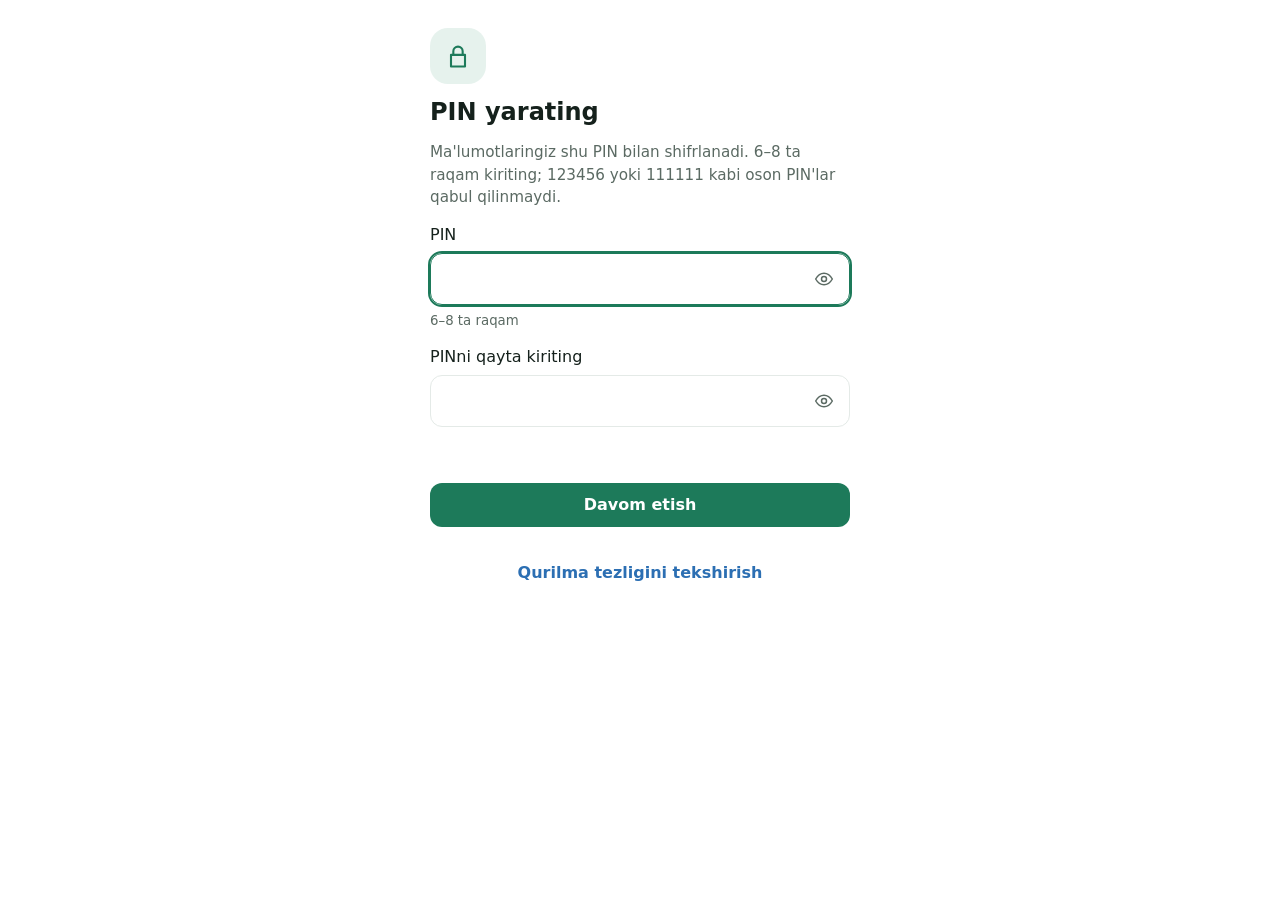
<file: index.html>
<!DOCTYPE html>
<html lang="uz">
<head>
  <meta charset="utf-8">
  <meta name="viewport" content="width=device-width, initial-scale=1, viewport-fit=cover, interactive-widget=resizes-content">
  <meta name="theme-color" content="#ffffff">
  <title>Shaxsiy intizom</title>
  <link rel="manifest" href="manifest.json">
  <link rel="icon" href="assets/icon.svg" type="image/svg+xml">
  <link rel="apple-touch-icon" href="assets/icon-192.png">
  <link rel="stylesheet" href="css/style.css">
</head>
<body>
  <div id="offline" class="offline" role="status" hidden>Internet yo'q. Ilova oflayn ishlayapti.</div>
  <div id="lock" class="lock" hidden></div>
  <button id="lockbtn" class="lock-btn" type="button" aria-label="Ilovani qulflash" hidden></button>
  <div id="tbanner" class="tbanner" aria-live="polite"></div>
  <header id="head" class="head"></header>
  <main id="view" class="view" tabindex="-1"></main>
  <nav id="nav" class="nav" aria-label="Asosiy navigatsiya"></nav>
  <noscript><p style="padding:24px">Ilova ishlashi uchun JavaScript yoqilgan bo'lishi kerak.</p></noscript>
  <script type="module" src="js/app.js"></script>
</body>
</html>
</file>
<file: css/style.css>
:root {
  --bg: #ffffff; --ink: #15211c; --ink-2: #5b6a63; --line: #e4eae7; --soft: #f4f8f6;
  --green: #1d7a5a; --green-soft: #e6f2ed; --blue: #2c6fb3; --danger: #b3261e;
  --r: 16px; --nav-h: 64px; --font: system-ui, -apple-system, "Segoe UI", Roboto, sans-serif;
}
* { box-sizing: border-box; margin: 0; -webkit-tap-highlight-color: transparent; }
html { background: var(--bg); color: var(--ink); font: 16px/1.5 var(--font); }
body { min-height: 100dvh; padding-bottom: calc(var(--nav-h) + env(safe-area-inset-bottom)); }
a { color: inherit; text-decoration: none; }
:focus-visible { outline: 2px solid var(--blue); outline-offset: 2px; }
.view:focus { outline: none; }

.head { display: flex; align-items: center; gap: 8px; padding: calc(20px + env(safe-area-inset-top)) 20px 12px; max-width: 640px; margin: 0 auto; }
.head h1 { font-size: 1.6rem; font-weight: 700; letter-spacing: -.01em; line-height: 1.2; }
.sub { color: var(--ink-2); font-size: .95rem; margin-top: 2px; }
.back { display: grid; place-items: center; width: 40px; height: 40px; margin-left: -10px; border-radius: 50%; }
.back:active { background: var(--soft); }

.view { max-width: 640px; margin: 0 auto; padding: 8px 20px 24px; }

.state { display: flex; flex-direction: column; align-items: center; text-align: center; gap: 8px; padding: 40px 24px; margin-top: 8px; border: 1px dashed var(--line); border-radius: var(--r); background: var(--soft); color: var(--ink-2); }
.state .ico { color: var(--green); }
.state h2 { font-size: 1.05rem; color: var(--ink); }
.state p { max-width: 32ch; font-size: .95rem; }
.state-error .ico { color: var(--danger); }
.btn { margin-top: 8px; min-height: 44px; padding: 0 20px; border: 0; border-radius: 12px; background: var(--green); color: #fff; font: inherit; font-weight: 600; }
.btn:active { opacity: .85; }

.list { list-style: none; padding: 0; border: 1px solid var(--line); border-radius: var(--r); overflow: hidden; }
.list li + li { border-top: 1px solid var(--line); }
.row { display: flex; align-items: center; gap: 14px; min-height: 56px; padding: 0 16px; }
.row > span { flex: 1; font-weight: 500; }
.row .ico:first-child { color: var(--green); }
.row .ico:last-child { color: var(--ink-2); }
.row:active { background: var(--soft); }

.nav { position: fixed; inset: auto 0 0; display: flex; justify-content: space-around; height: calc(var(--nav-h) + env(safe-area-inset-bottom)); padding-bottom: env(safe-area-inset-bottom); background: rgba(255,255,255,.96); border-top: 1px solid var(--line); }
.nav-item { flex: 1; display: flex; flex-direction: column; align-items: center; justify-content: center; gap: 2px; color: var(--ink-2); font-size: .7rem; }
.nav-item.on { color: var(--green); font-weight: 600; }
.nav-item.on .ico { background: var(--green-soft); border-radius: 12px; padding: 4px; box-sizing: content-box; margin: -4px 0; }

.offline { position: sticky; top: 0; z-index: 5; padding: 6px 16px; padding-top: calc(6px + env(safe-area-inset-top)); background: #fff7e0; color: #6b4e00; font-size: .85rem; text-align: center; }
.offline[hidden] { display: none; }

.spinner { width: 24px; height: 24px; border: 3px solid var(--line); border-top-color: var(--green); border-radius: 50%; animation: spin .8s linear infinite; }
@keyframes spin { to { transform: rotate(360deg); } }
@media (prefers-reduced-motion: reduce) { .spinner { animation-duration: 3s; } }

/* Qulf, PIN va xavfsizlik sozlamalari */
.head { padding-right: 68px; }
.lock-btn { position: fixed; top: calc(14px + env(safe-area-inset-top)); right: 14px; z-index: 6; width: 44px; height: 44px; display: grid; place-items: center; border-radius: 50%; border: 1px solid var(--line); background: #fff; color: var(--green); }
.lock-btn[hidden] { display: none; }
.lock-btn:active { background: var(--green-soft); }
.lock { position: fixed; inset: 0; z-index: 20; overflow-y: auto; background: var(--bg); padding: calc(28px + env(safe-area-inset-top)) 20px calc(28px + env(safe-area-inset-bottom)); }
.lock[hidden] { display: none; }
.lock-card { max-width: 420px; margin: 0 auto; display: flex; flex-direction: column; gap: 14px; }
.lock-card h1 { font-size: 1.5rem; line-height: 1.2; }
.lock-card p, .muted { color: var(--ink-2); font-size: .95rem; }
.lock-ico { width: 56px; height: 56px; display: grid; place-items: center; border-radius: 18px; background: var(--green-soft); color: var(--green); }
.fld { display: flex; flex-direction: column; gap: 6px; font-weight: 500; }
.fld small { color: var(--ink-2); font-weight: 400; }
.fld input, .fld textarea { width: 100%; min-height: 52px; padding: 10px 14px; border: 1px solid var(--line); border-radius: 12px; font: inherit; font-size: 1.1rem; background: #fff; color: var(--ink); }
.fld input:focus, .fld textarea:focus { outline: 2px solid var(--green); outline-offset: 0; border-color: var(--green); }
.fld textarea { resize: none; letter-spacing: .04em; }
.pin { position: relative; }
.pin input { padding-right: 56px; letter-spacing: .2em; }
.eye { position: absolute; right: 4px; top: 4px; width: 44px; height: 44px; border: 0; background: none; color: var(--ink-2); border-radius: 10px; display: grid; place-items: center; }
.eye[aria-pressed="true"] { color: var(--green); }
.err { color: var(--danger); font-size: .92rem; min-height: 1.3em; }
.ok { color: var(--green); font-size: .92rem; min-height: 1.3em; }
.wait { color: #6b4e00; background: #fff7e0; border-radius: 12px; padding: 10px 12px; font-size: .92rem; }
.wait:empty { display: none; }
.btn:disabled { opacity: .5; }
.btn-2 { background: var(--green-soft); color: var(--green); display: inline-flex; gap: 8px; align-items: center; justify-content: center; }
.btn-link { background: none; color: var(--blue); margin-top: 0; }
.btn { width: 100%; }
.rk { display: grid; grid-template-columns: repeat(2, 1fr); gap: 8px; padding: 14px; border: 1px solid var(--line); border-radius: var(--r); background: var(--soft); }
.rk-group { font: 600 1.05rem ui-monospace, Menlo, Consolas, monospace; letter-spacing: .08em; text-align: center; padding: 8px 0; background: #fff; border-radius: 8px; }
.tips { padding-left: 20px; color: var(--ink-2); font-size: .92rem; display: flex; flex-direction: column; gap: 4px; }
.card { border: 1px solid var(--line); border-radius: var(--r); padding: 16px; margin-bottom: 14px; display: flex; flex-direction: column; gap: 12px; }
.card h2 { font-size: 1.05rem; }
.diag { white-space: pre-wrap; word-break: break-word; font: .82rem/1.5 ui-monospace, Menlo, Consolas, monospace; color: var(--ink); }
.diag:empty { display: none; }
.kv { display: grid; grid-template-columns: auto 1fr; gap: 4px 12px; font-size: .92rem; }
.kv dt { color: var(--ink-2); } .kv dd { margin: 0; font-weight: 500; text-align: right; }

/* Vazifalar moduli */
a.btn { display: flex; align-items: center; justify-content: center; text-decoration: none; margin-top: 8px; }
.btn + .btn, .btn + a.btn, a.btn + .btn { margin-top: 10px; }
.btn-danger { background: var(--danger); color: #fff; }
.btn-danger-o { background: #fff; color: var(--danger); border: 1px solid var(--danger); margin-top: 10px; }
.btn-link-sm { background: none; border: 0; color: var(--blue); font: inherit; font-size: .92rem; min-height: 44px; padding: 0 8px; text-decoration: none; display: inline-flex; align-items: center; }
.btn-link-sm.danger { color: var(--danger); }
.t-stats { display: grid; grid-template-columns: repeat(4, 1fr); gap: 8px; margin-bottom: 12px; }
.stat { display: flex; flex-direction: column; align-items: center; gap: 2px; padding: 12px 4px; border: 1px solid var(--line); border-radius: 14px; background: var(--soft); }
.stat b { font-size: 1.35rem; color: var(--green); line-height: 1.1; }
.stat span { font-size: .72rem; color: var(--ink-2); text-align: center; }
.bar { height: 10px; border-radius: 6px; background: var(--green-soft); overflow: hidden; }
.bar i { display: block; height: 100%; background: var(--green); border-radius: 6px; transition: width .25s; }
.t-prog { margin: 6px 0 14px; }
.chips { display: flex; flex-wrap: wrap; gap: 8px; margin: 4px 0 10px; }
.chip { min-height: 40px; padding: 0 14px; border-radius: 20px; border: 1px solid var(--line); background: #fff; color: var(--ink); font: inherit; font-size: .9rem; }
.chip.on { background: var(--green); border-color: var(--green); color: #fff; font-weight: 600; }
.t-tools { display: flex; align-items: center; justify-content: space-between; gap: 10px; margin-bottom: 8px; }
.fld.inline { flex-direction: row; align-items: center; gap: 8px; font-weight: 500; font-size: .9rem; }
.fld.inline select { min-height: 44px; }
.fld select { width: 100%; min-height: 52px; padding: 10px 14px; border: 1px solid var(--line); border-radius: 12px; font: inherit; font-size: 1.05rem; background: #fff; color: var(--ink); }
.fld input[type="date"], .fld input[type="time"] { min-height: 52px; }
.fld [aria-invalid="true"] { border-color: var(--danger); }
.t-list { list-style: none; padding: 0; display: flex; flex-direction: column; gap: 8px; margin-bottom: 96px; }
.card .t-list { margin-bottom: 0; }
.t-row { display: flex; align-items: center; gap: 4px; padding: 4px 12px 4px 4px; border: 1px solid var(--line); border-radius: 14px; background: #fff; }
.t-row.done .t-title { text-decoration: line-through; color: var(--ink-2); }
.t-check { position: relative; width: 44px; height: 44px; flex: none; border: 0; background: none; display: grid; place-items: center; color: #fff; }
.t-check::before { content: ''; position: absolute; width: 24px; height: 24px; border: 2px solid #b8c7c0; border-radius: 50%; background: #fff; }
.t-check[aria-pressed="true"]::before { background: var(--green); border-color: var(--green); }
.t-check .ico { position: relative; }
.t-main { flex: 1; min-width: 0; display: flex; flex-direction: column; gap: 2px; padding: 8px 0; text-decoration: none; }
.t-title { font-weight: 600; overflow-wrap: anywhere; }
.t-meta { font-size: .8rem; color: var(--ink-2); overflow-wrap: anywhere; }
.t-meta .bad, .bad { color: var(--danger); }
.t-meta .ico { vertical-align: -2px; }
.prio { width: 10px; height: 10px; border-radius: 50%; flex: none; background: #9aa9a2; }
.prio.p-medium { background: #e0a100; } .prio.p-high { background: #d64545; }
.fab { position: fixed; right: 16px; bottom: calc(var(--nav-h) + env(safe-area-inset-bottom) + 14px); z-index: 5; display: inline-flex; align-items: center; gap: 8px; min-height: 52px; padding: 0 20px; border-radius: 26px; background: var(--green); color: #fff; font-weight: 600; text-decoration: none; box-shadow: 0 6px 18px rgba(29, 122, 90, .35); }
.t-form { display: flex; flex-direction: column; gap: 14px; padding-bottom: 32px; }
.two { display: grid; grid-template-columns: 1fr 1fr; gap: 12px; }
.seg { border: 0; padding: 0; display: grid; grid-template-columns: repeat(3, 1fr); gap: 8px; }
.seg legend { font-weight: 500; margin-bottom: 6px; }
.seg-i { position: relative; }
.seg-i input { position: absolute; opacity: 0; inset: 0; }
.seg-i span { display: flex; align-items: center; justify-content: center; min-height: 48px; border: 1px solid var(--line); border-radius: 12px; background: #fff; }
.seg-i input:checked + span { background: var(--green-soft); border-color: var(--green); color: var(--green); font-weight: 600; }
.seg-i input:focus-visible + span { outline: 2px solid var(--blue); }
body.t-form .nav { display: none; }
body.t-form { padding-bottom: 12px; }
.badge { display: inline-block; align-self: flex-start; padding: 4px 12px; border-radius: 14px; background: var(--soft); color: var(--ink-2); font-size: .85rem; font-weight: 600; }
.badge.ok { background: var(--green-soft); color: var(--green); } .badge.bad { background: #fde8e6; color: var(--danger); }
.kv.wide { font-size: 1rem; }
.t-desc { overflow-wrap: anywhere; white-space: pre-wrap; }
.t-detail h2 { overflow-wrap: anywhere; }
.hist { list-style: none; padding: 0; } .hist li { display: flex; justify-content: space-between; align-items: center; border-top: 1px solid var(--line); } .hist li:first-child { border-top: 0; } .hist small { color: var(--ink-2); margin-left: 6px; }
.cat-list .cat { display: flex; align-items: center; gap: 4px; padding: 4px 8px 4px 12px; }
.cat-in { flex: 1; min-width: 0; min-height: 44px; border: 0; font: inherit; font-size: 1rem; background: none; color: var(--ink); }
.c-add { display: flex; flex-direction: column; gap: 10px; margin-top: 8px; }
.modal { position: fixed; inset: 0; z-index: 30; display: flex; align-items: flex-end; background: rgba(21, 33, 28, .45); }
.modal-box { width: 100%; max-width: 480px; margin: 0 auto; background: #fff; border-radius: 20px 20px 0 0; padding: 20px 20px calc(20px + env(safe-area-inset-bottom)); display: flex; flex-direction: column; gap: 10px; }
.modal-box p { color: var(--ink-2); overflow-wrap: anywhere; }
.toast { position: fixed; left: 16px; right: 16px; bottom: calc(var(--nav-h) + env(safe-area-inset-bottom) + 76px); z-index: 25; display: flex; align-items: center; justify-content: space-between; gap: 12px; max-width: 480px; margin: 0 auto; padding: 4px 8px 4px 16px; border-radius: 14px; background: var(--ink); color: #fff; }
.toast button { min-height: 44px; padding: 0 12px; border: 0; background: none; color: #8fe0c0; font: inherit; font-weight: 600; }
.tbanner { position: fixed; top: calc(8px + env(safe-area-inset-top)); left: 12px; right: 70px; z-index: 28; display: flex; flex-direction: column; gap: 8px; pointer-events: none; }
.tb { pointer-events: auto; display: flex; align-items: center; gap: 10px; padding: 8px 8px 8px 14px; border-radius: 14px; background: var(--green-soft); border: 1px solid var(--green); color: var(--ink); }
.tb .ico { color: var(--green); flex: none; }
.tb-t { flex: 1; min-width: 0; display: flex; flex-direction: column; font-size: .88rem; overflow-wrap: anywhere; }
.tb-a { color: var(--green); font-weight: 600; text-decoration: none; min-height: 44px; display: inline-flex; align-items: center; padding: 0 6px; }
.tb-x { width: 44px; height: 44px; border: 0; background: none; color: var(--green); }
.t-form .err:empty, .c-add + .err:empty { display: none; }
.t-form .fld { gap: 4px; }
.t-form small[hidden] { display: none; }
/* Odatlar */
.h-off { width: 44px; height: 44px; flex: none; display: grid; place-items: center; color: var(--ink-2); }
.h-opt[hidden] { display: none; }
.wk { grid-template-columns: repeat(7, 1fr); gap: 4px; }
.wk .seg-i span { min-height: 44px; padding: 0; font-size: .85rem; border-radius: 10px; }
.h-nav { display: flex; align-items: center; justify-content: space-between; gap: 8px; }
.h-nav h2 { font-size: 1.05rem; text-transform: capitalize; }
.cal { display: grid; grid-template-columns: repeat(7, 1fr); gap: 4px; margin: 10px 0; }
.cal-h { text-align: center; font-size: .72rem; color: var(--ink-2); }
.h-cell { min-height: 40px; display: grid; place-items: center; border: 1px solid var(--line); border-radius: 10px; background: #fff; color: var(--ink); font: inherit; font-size: .9rem; }
.h-cell.blank { border: 0; background: none; }
.h-cell.off, .h-cell.before { color: #aab7b1; background: var(--soft); border-style: dashed; }
.h-cell.future { color: var(--ink-2); }
.h-cell.done { background: var(--green); border-color: var(--green); color: #fff; font-weight: 600; }
.h-cell.missed { background: #fde8e6; border-color: #f2c1bc; color: var(--danger); }
.h-cell.pending { border: 2px solid var(--green); font-weight: 600; }
button.h-cell { cursor: pointer; }

/* Jurnal va Loyihalar */
.sr { position: absolute; width: 1px; height: 1px; overflow: hidden; clip: rect(0 0 0 0); white-space: nowrap; }
.stat b.bad { color: var(--danger); }
.j-search { margin-bottom: 4px; }
.j-search input { min-height: 48px; font-size: 1rem; letter-spacing: normal; }
.j-day { display: flex; align-items: baseline; justify-content: space-between; gap: 8px; margin: 14px 2px 6px; font-size: .95rem; color: var(--ink-2); }
.j-day small { font-weight: 400; font-size: .78rem; }
.j-prev { overflow: hidden; display: -webkit-box; -webkit-line-clamp: 2; -webkit-box-orient: vertical; }
.j-types { grid-template-columns: repeat(2, 1fr); }
.j-body { font-size: 1.02rem; line-height: 1.6; }
.p-row .t-main .bar { margin-top: 6px; height: 6px; }
.c-add .err:empty { display: none; }

/* Maqsadlar */
.g-terms .seg-i span { flex-direction: column; gap: 2px; padding: 6px 4px; text-align: center; }
.g-terms small { font-size: .72rem; font-weight: 400; opacity: .85; }
.g-sub { font-size: .9rem; color: var(--ink-2); margin: 10px 0 2px; }
#j-list .t-list, #g-list .t-list { margin-bottom: 4px; }
#j-list .t-list:last-child, #g-list .t-list:last-child { margin-bottom: 96px; }

/* Bosh sahifa */
.home-sec { margin-top: 18px; }
.home-h { display: flex; align-items: baseline; justify-content: space-between; gap: 8px; margin-bottom: 8px; }
.home-h h2 { font-size: 1.05rem; }
.home-h a { font-size: .9rem; color: var(--green); font-weight: 600; padding: 6px 0 6px 10px; }
.home-sec .t-list { margin-bottom: 4px; }
.home-day { margin-top: 12px; }
.home-day p { font-weight: 600; }
.home-day .bar { margin-top: 8px; }
.home-warn { margin-top: 12px; padding: 10px 14px; border-radius: 12px; background: #fdecec; color: var(--danger); font-weight: 500; }
.home-empty, .home-more { padding: 4px 2px; }
.home-empty a, .home-more a { color: var(--green); font-weight: 600; }
.home-cta { margin-top: 18px; margin-bottom: 24px; display: flex; flex-direction: column; gap: 10px; }

/* Tahlil */
.a-card { margin-top: 12px; }
.a-idx { display: flex; align-items: baseline; gap: 10px; margin: 6px 0; }
.a-idx b { font-size: 2.8rem; line-height: 1; color: var(--green); }
.a-idx b.bad { color: var(--danger); }
.a-idx span { font-size: 1.05rem; font-weight: 600; color: var(--ink-2); }
.a-note { font-size: .8rem; margin-top: 6px; }
.ch { width: 100%; height: auto; display: block; }
.ch-plan { fill: var(--green-soft); stroke: var(--line); stroke-width: .5; }
.ch-done { fill: var(--green); }
.ch-axis { stroke: var(--line); stroke-width: 1; }
.ch-lbl { fill: var(--ink-2); font-size: 9px; }
.ch-line { fill: none; stroke: var(--green); stroke-width: 2; stroke-linejoin: round; }
.ch-dot { fill: var(--green); }
.a-legend { display: flex; align-items: center; gap: 6px; font-size: .8rem; color: var(--ink-2); margin-top: 4px; }
.lg { display: inline-block; width: 10px; height: 10px; border-radius: 3px; }
.lg-plan { background: var(--green-soft); border: 1px solid var(--line); }
.lg-done { background: var(--green); margin-left: 8px; }
.a-pct { margin-left: auto; padding-left: 10px; font-size: .95rem; }
.a-ins { list-style: none; padding: 0; display: flex; flex-direction: column; gap: 8px; }
.a-ins li { padding: 8px 12px; border-radius: 10px; background: #f3f7f5; border-left: 4px solid var(--line); }
.a-ins .ins-good { border-left-color: var(--green); }
.a-ins .ins-warn { border-left-color: var(--danger); }
/* Ibodat */
.i-priv { background: var(--soft); }
.i-pr { display: grid; grid-template-columns: repeat(5, 1fr); gap: 6px; margin: 8px 0; }
.i-p { min-height: 48px; padding: 0 2px; border: 1px solid var(--line); border-radius: 10px; background: #fff; color: var(--ink); font: inherit; font-size: .82rem; cursor: pointer; }
.i-p[aria-pressed="true"] { background: var(--green); border-color: var(--green); color: #fff; font-weight: 600; }
.i-tap { display: grid; place-items: center; width: min(70vw, 240px); aspect-ratio: 1; margin: 12px auto; border-radius: 50%; border: 3px solid var(--green); background: #fff; color: var(--green); font: inherit; font-size: 3rem; font-weight: 700; cursor: pointer; touch-action: manipulation; user-select: none; -webkit-user-select: none; }
.i-tap:active { background: var(--green-soft); }
.i-ctl { display: grid; grid-template-columns: 1fr 2fr; gap: 8px; margin: 8px 0; }
.i-ctl .btn { margin-top: 0; }
</file>
